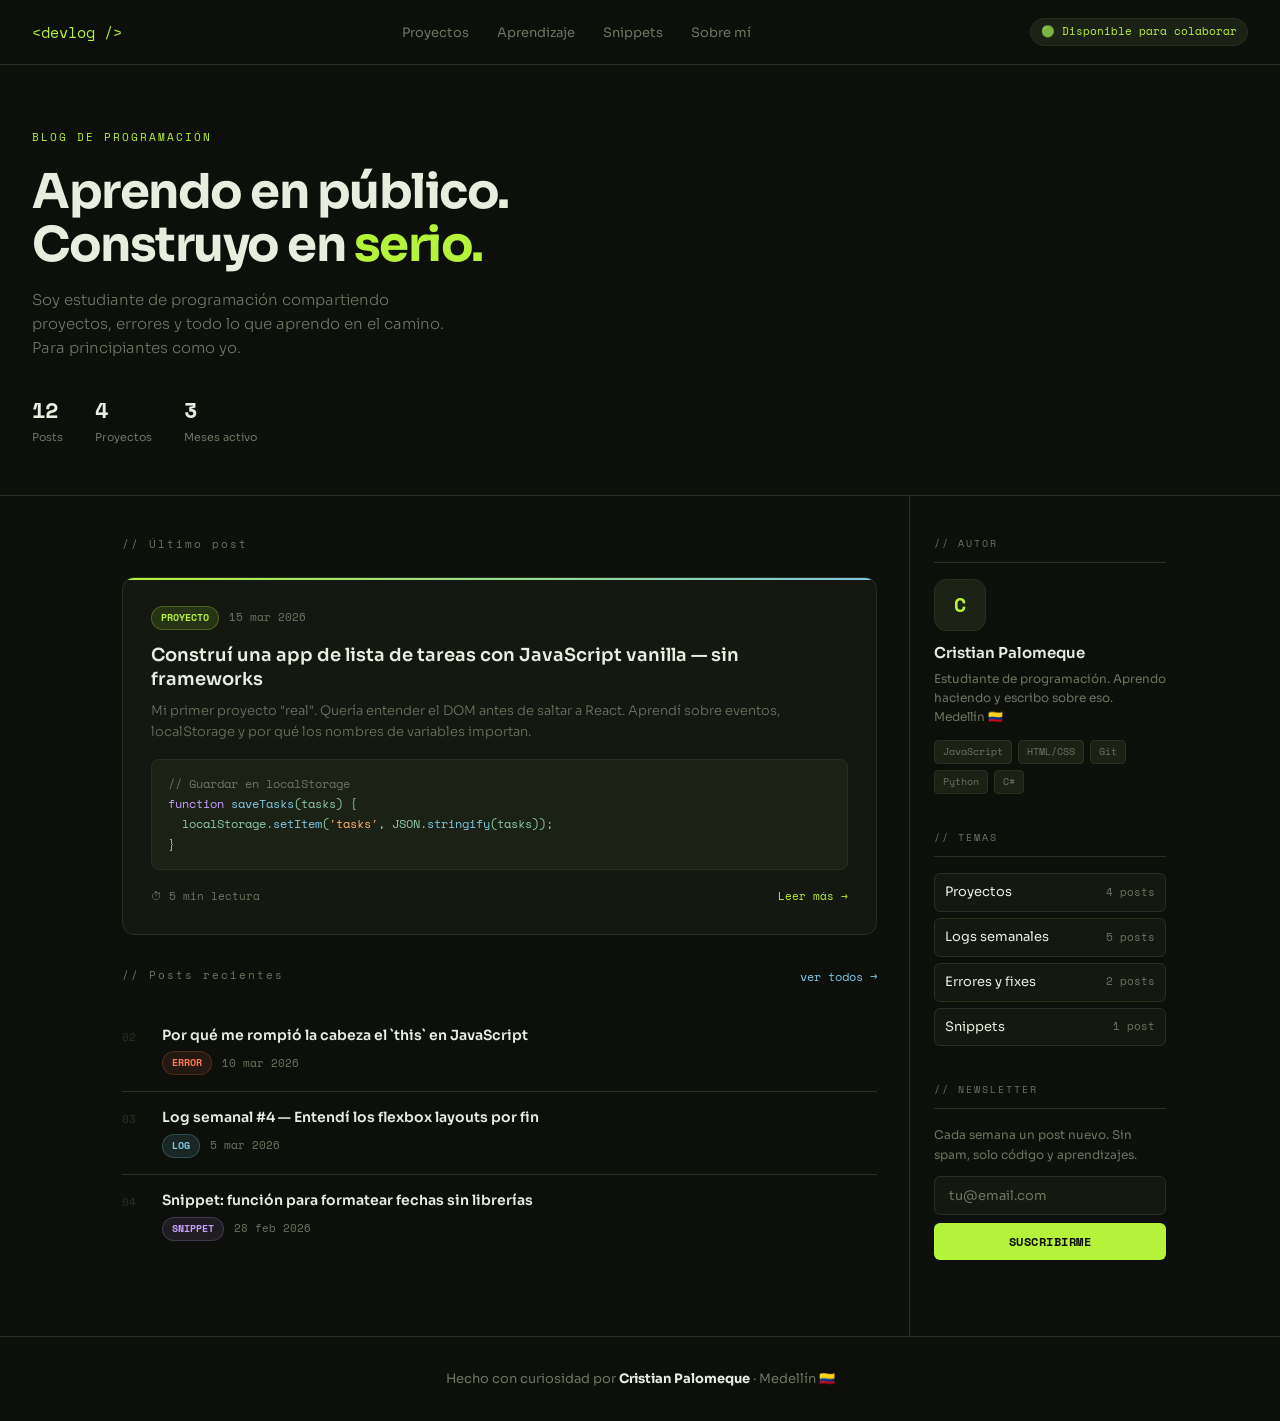
<file: index.html>
<!DOCTYPE html>
<html lang="es">
<head>
  <meta charset="UTF-8">
  <meta name="viewport" content="width=device-width, initial-scale=1.0">
  <title>Cristian Palomeque — Blog de programación</title>
  <link href="https://fonts.googleapis.com/css2?family=Space+Mono:wght@400;700&family=Sora:wght@300;400;600;700&display=swap" rel="stylesheet">
  <link rel="stylesheet" href="css/style.css">
</head>
<body>

  <nav>
    <div class="logo">&lt;devlog /&gt;</div>
    <ul>
      <li><a href="#proyectos">Proyectos</a></li>
      <li><a href="#aprendizaje">Aprendizaje</a></li>
      <li><a href="snippets.html">Snippets</a></li>
      <li><a href="about.html">Sobre mí</a></li>
    </ul>
    <span class="badge">🟢 Disponible para colaborar</span>
  </nav>

  <section class="hero">
    <span class="hero-tag">Blog de programación</span>
    <h1>Aprendo en público.<br>Construyo en <em>serio.</em></h1>
    <p>Soy estudiante de programación compartiendo proyectos, errores y todo lo que aprendo en el camino. Para principiantes como yo.</p>
    <div class="stats">
      <div class="stat"><span class="num">12</span><span class="label">Posts</span></div>
      <div class="stat"><span class="num">4</span><span class="label">Proyectos</span></div>
      <div class="stat"><span class="num">3</span><span class="label">Meses activo</span></div>
    </div>
  </section>

  <div class="main">

    <section class="feed">

      <div class="section-header" id="proyectos">
        <span class="section-title">// Último post</span>
      </div>

      <div class="post-featured">
        <div class="post-meta">
          <span class="tag tag-proyecto">PROYECTO</span>
          <span class="fecha">15 mar 2026</span>
        </div>
        <h2>Construí una app de lista de tareas con JavaScript vanilla — sin frameworks</h2>
        <p>Mi primer proyecto "real". Quería entender el DOM antes de saltar a React. Aprendí sobre eventos, localStorage y por qué los nombres de variables importan.</p>
        <div class="code-peek">
          <span class="cm">// Guardar en localStorage</span><br>
          <span class="kw">function</span> <span class="fn">saveTasks</span>(tasks) {<br>
          &nbsp;&nbsp;localStorage.<span class="fn">setItem</span>(<span class="st">'tasks'</span>, JSON.<span class="fn">stringify</span>(tasks));<br>
          }
        </div>
        <div class="post-footer">
          <span class="read-time">⏱ 5 min lectura</span>
          <a href="posts/mi-proyecto-javascript.html" class="leer-mas">Leer más →</a>
        </div>
      </div>

      <div class="section-header" style="margin-top: 32px;" id="Aprendizaje">
        <span class="section-title">// Posts recientes</span>
        <a href="#" class="ver-todos">ver todos →</a>
      </div>

      <div class="post-list">
        <div class="post-item">
          <span class="post-num">02</span>
          <div class="post-info">
            <h3>Por qué me rompió la cabeza el `this` en JavaScript</h3>
            <div class="post-item-meta">
              <span class="tag tag-error">ERROR</span>
              <span class="fecha">10 mar 2026</span>
            </div>
          </div>
        </div>
        <div class="post-item">
          <span class="post-num">03</span>
          <div class="post-info">
            <h3>Log semanal #4 — Entendí los flexbox layouts por fin</h3>
            <div class="post-item-meta">
              <span class="tag tag-log">LOG</span>
              <span class="fecha">5 mar 2026</span>
            </div>
          </div>
        </div>
        <div class="post-item">
          <span class="post-num">04</span>
          <div class="post-info">
            <h3>Snippet: función para formatear fechas sin librerías</h3>
            <div class="post-item-meta">
              <span class="tag tag-snippet">SNIPPET</span>
              <span class="fecha">28 feb 2026</span>
            </div>
          </div>
        </div>
      </div>

    </section>

    <aside class="sidebar">

      <div class="sidebar-block" id="sobre-mi">
        <div class="sidebar-title">// autor</div>
        <div class="profile">
          <div class="avatar">C</div>
          <div>
            <div class="profile-name">Cristian Palomeque</div>
            <p class="profile-desc">Estudiante de programación. Aprendo haciendo y escribo sobre eso. Medellín 🇨🇴</p>
          </div>
          <div class="stack">
            <span class="pill">JavaScript</span>
            <span class="pill">HTML/CSS</span>
            <span class="pill">Git</span>
            <span class="pill">Python</span>
            <span class="pill">C#</span>
          </div>
        </div>
      </div>

      <div class="sidebar-block">
        <div class="sidebar-title">// temas</div>
        <div class="topics">
          <div class="topic"><span>Proyectos</span><span class="count">4 posts</span></div>
          <div class="topic"><span>Logs semanales</span><span class="count">5 posts</span></div>
          <div class="topic"><span>Errores y fixes</span><span class="count">2 posts</span></div>
          <div class="topic"><span>Snippets</span><span class="count">1 post</span></div>
        </div>
      </div>

      <div class="sidebar-block">
        <div class="sidebar-title">// newsletter</div>
        <p class="nl-text">Cada semana un post nuevo. Sin spam, solo código y aprendizajes.</p>
        <div class="nl-form">
          <input type="email" placeholder="tu@email.com" class="nl-input">
          <button class="nl-btn">SUSCRIBIRME</button>
        </div>
      </div>

    </aside>
  </div>

  <footer>
    <p>Hecho con curiosidad por <strong>Cristian Palomeque</strong> · Medellín 🇨🇴</p>
  </footer>

  <script src="js/main.js"></script>
  <script src="js/utils.js"></script>
</body>
</html>
</file>
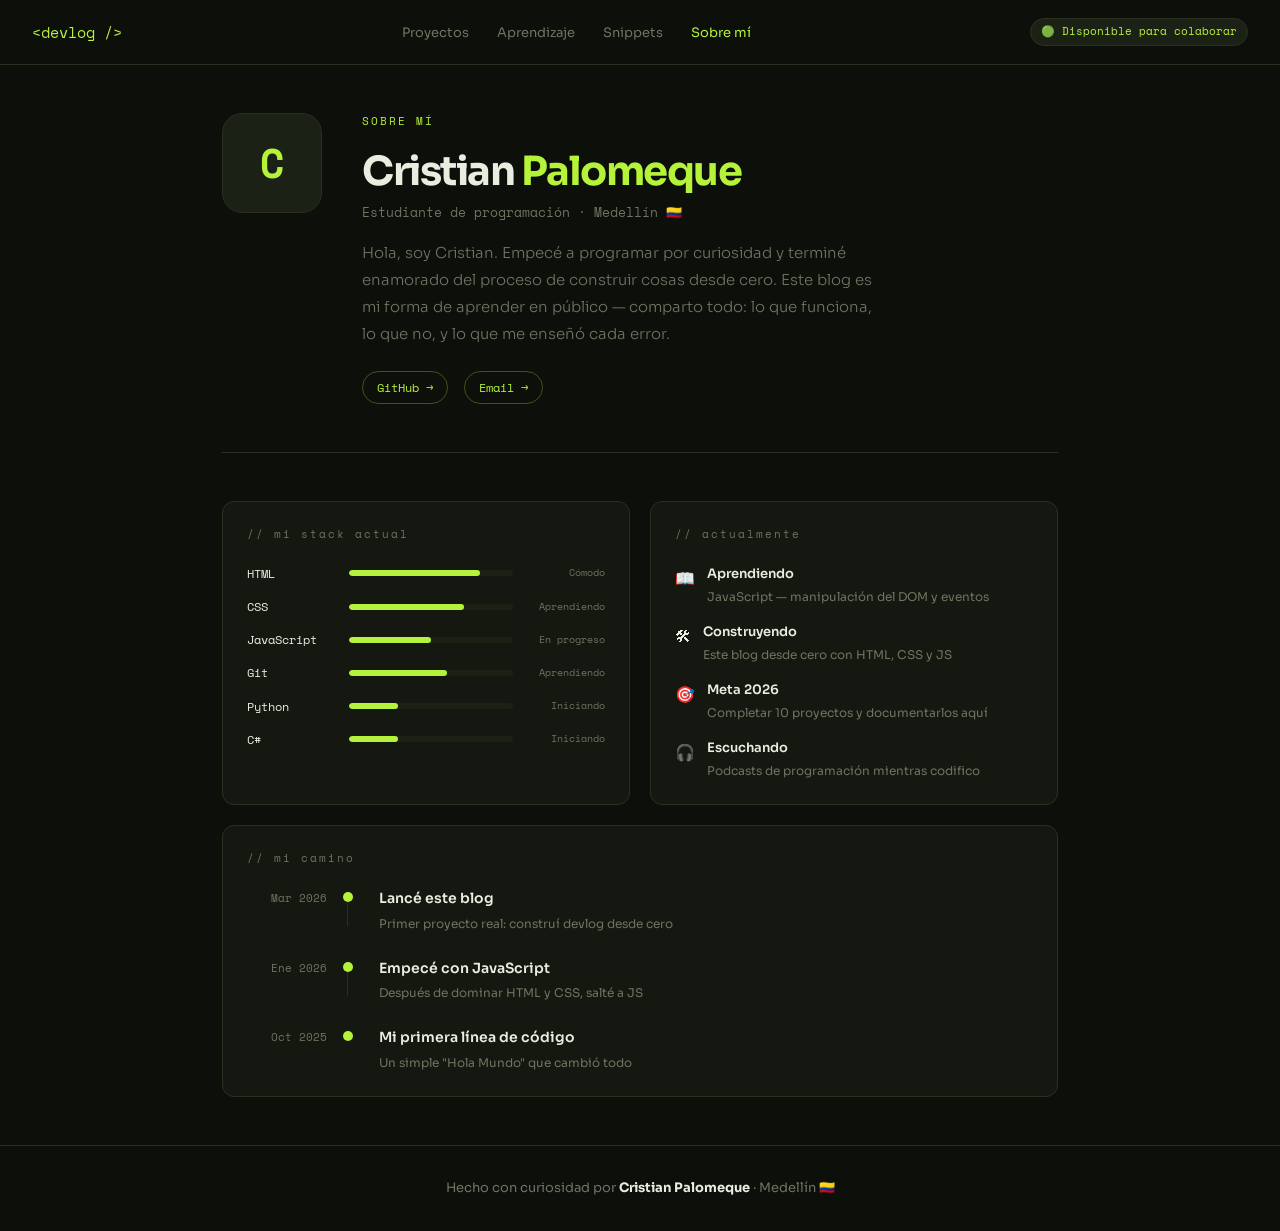
<file: about.html>
<!DOCTYPE html>
<html lang="es">
<head>
  <meta charset="UTF-8">
  <meta name="viewport" content="width=device-width, initial-scale=1.0">
  <title>Sobre mí — Cristian Palomeque</title>
  <link href="https://fonts.googleapis.com/css2?family=Space+Mono:wght@400;700&family=Sora:wght@300;400;600;700&display=swap" rel="stylesheet">
  <link rel="stylesheet" href="css/style.css">
  <link rel="stylesheet" href="css/about.css">
</head>
<body>

  <nav>
    <div class="logo"><a href="index.html">&lt;devlog /&gt;</a></div>
    <ul>
      <li><a href="index.html#proyectos">Proyectos</a></li>
      <li><a href="index.html#aprendizaje">Aprendizaje</a></li>
      <li><a href="index.html#snippets">Snippets</a></li>
      <li><a href="about.html" class="active">Sobre mí</a></li>
    </ul>
    <span class="badge">🟢 Disponible para colaborar</span>
  </nav>

  <div class="about-wrapper">

    <!-- PERFIL -->
    <section class="about-hero">
      <div class="about-avatar">C</div>
      <div class="about-intro">
        <span class="hero-tag">Sobre mí</span>
        <h1>Cristian <em>Palomeque</em></h1>
        <p class="about-role">Estudiante de programación · Medellín 🇨🇴</p>
        <p class="about-bio">
          Hola, soy Cristian. Empecé a programar por curiosidad y terminé enamorado del proceso de construir cosas desde cero. Este blog es mi forma de aprender en público — comparto todo: lo que funciona, lo que no, y lo que me enseñó cada error.
        </p>
        <div class="about-links">
          <a href="https://github.com/Ibarguen10" target="_blank" class="about-link">GitHub →</a>
          <a href="mailto:cp251812@gmail.com" class="about-link">Email →</a>
        </div>
      </div>
    </section>

    <div class="about-grid">

      <!-- STACK -->
      <section class="about-card">
        <div class="card-title">// mi stack actual</div>
        <div class="stack-list">
          <div class="stack-item">
            <span class="stack-name">HTML</span>
            <div class="stack-bar"><div class="stack-fill" style="width: 80%"></div></div>
            <span class="stack-level">Cómodo</span>
          </div>
          <div class="stack-item">
            <span class="stack-name">CSS</span>
            <div class="stack-bar"><div class="stack-fill" style="width: 70%"></div></div>
            <span class="stack-level">Aprendiendo</span>
          </div>
          <div class="stack-item">
            <span class="stack-name">JavaScript</span>
            <div class="stack-bar"><div class="stack-fill" style="width: 50%"></div></div>
            <span class="stack-level">En progreso</span>
          </div>
          <div class="stack-item">
            <span class="stack-name">Git</span>
            <div class="stack-bar"><div class="stack-fill" style="width: 60%"></div></div>
            <span class="stack-level">Aprendiendo</span>
          </div>
          <div class="stack-item">
            <span class="stack-name">Python</span>
            <div class="stack-bar"><div class="stack-fill" style="width: 30%"></div></div>
            <span class="stack-level">Iniciando</span>
          </div>
          <div class="stack-item">
            <span class="stack-name">C#</span>
            <div class="stack-bar"><div class="stack-fill" style="width: 30%"></div></div>
            <span class="stack-level">Iniciando</span>
          </div>
        </div>
      </section>

      <!-- ACTUALMENTE -->
      <section class="about-card">
        <div class="card-title">// actualmente</div>
        <ul class="now-list">
          <li>
            <span class="now-icon">📖</span>
            <div>
              <strong>Aprendiendo</strong>
              <p>JavaScript — manipulación del DOM y eventos</p>
            </div>
          </li>
          <li>
            <span class="now-icon">🛠</span>
            <div>
              <strong>Construyendo</strong>
              <p>Este blog desde cero con HTML, CSS y JS</p>
            </div>
          </li>
          <li>
            <span class="now-icon">🎯</span>
            <div>
              <strong>Meta 2026</strong>
              <p>Completar 10 proyectos y documentarlos aquí</p>
            </div>
          </li>
          <li>
            <span class="now-icon">🎧</span>
            <div>
              <strong>Escuchando</strong>
              <p>Podcasts de programación mientras codifico</p>
            </div>
          </li>
        </ul>
      </section>

      <!-- LÍNEA DE TIEMPO -->
      <section class="about-card about-card-wide">
        <div class="card-title">// mi camino</div>
        <div class="timeline">
          <div class="tl-item">
            <span class="tl-date">Mar 2026</span>
            <div class="tl-dot"></div>
            <div class="tl-content">
              <strong>Lancé este blog</strong>
              <p>Primer proyecto real: construí devlog desde cero</p>
            </div>
          </div>
          <div class="tl-item">
            <span class="tl-date">Ene 2026</span>
            <div class="tl-dot"></div>
            <div class="tl-content">
              <strong>Empecé con JavaScript</strong>
              <p>Después de dominar HTML y CSS, salté a JS</p>
            </div>
          </div>
          <div class="tl-item">
            <span class="tl-date">Oct 2025</span>
            <div class="tl-dot"></div>
            <div class="tl-content">
              <strong>Mi primera línea de código</strong>
              <p>Un simple "Hola Mundo" que cambió todo</p>
            </div>
          </div>
        </div>
      </section>

    </div>
  </div>

  <footer>
    <p>Hecho con curiosidad por <strong>Cristian Palomeque</strong> · Medellín 🇨🇴</p>
  </footer>

  <script src="js/main.js"></script>
  <script src="js/utils.js"></script>
</body>
</html>
</file>
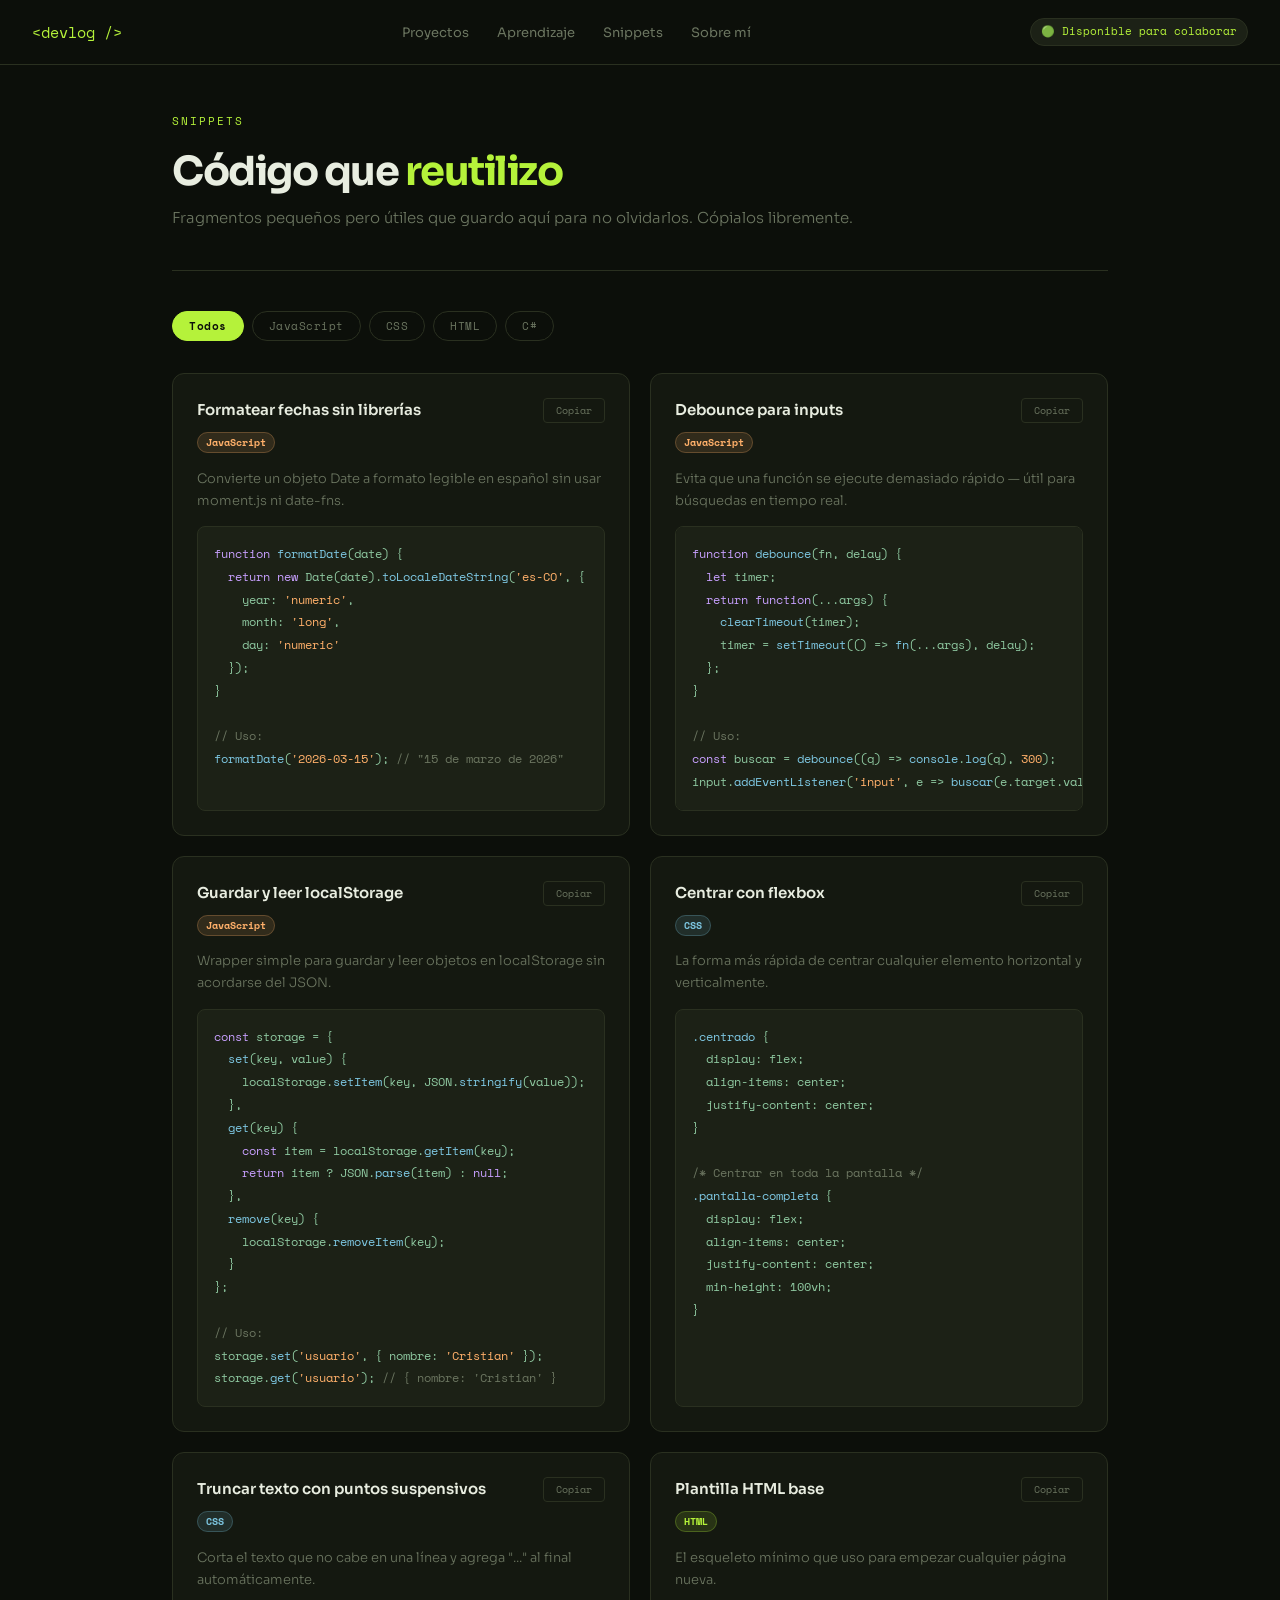
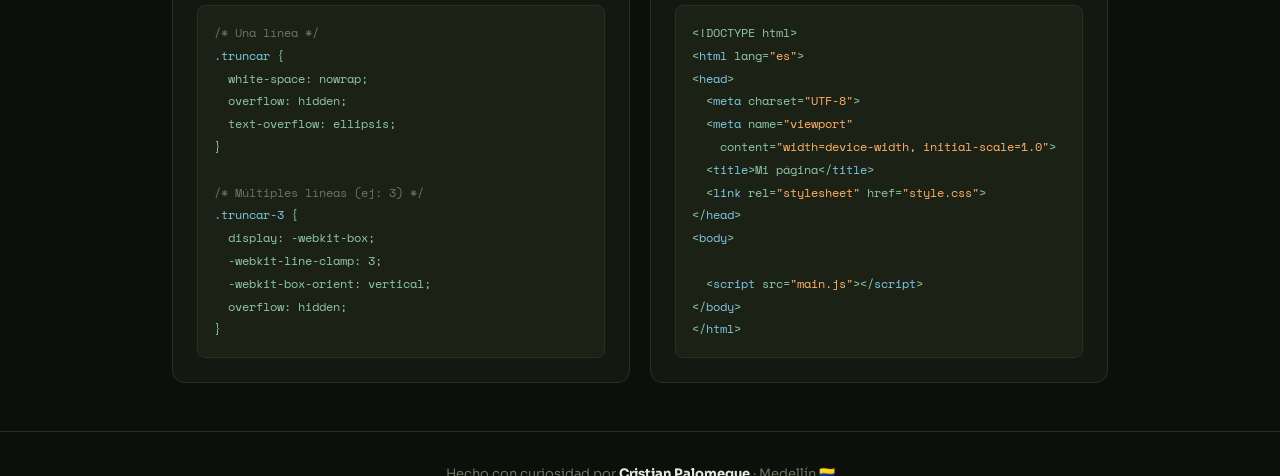
<file: snippets.html>
<!DOCTYPE html>
<html lang="es">
<head>
  <meta charset="UTF-8">
  <meta name="viewport" content="width=device-width, initial-scale=1.0">
  <title>Snippets — Cristian Palomeque</title>
  <link href="https://fonts.googleapis.com/css2?family=Space+Mono:wght@400;700&family=Sora:wght@300;400;600;700&display=swap" rel="stylesheet">
  <link rel="stylesheet" href="css/style.css">
  <link rel="stylesheet" href="css/snippets.css">
</head>
<body>

  <nav>
    <div class="logo">&lt;devlog /&gt;</div>
    <ul>
      <li><a href="index.html#proyectos">Proyectos</a></li>
      <li><a href="index.html#aprendizaje">Aprendizaje</a></li>
      <li><a href="snippets.html" class="active">Snippets</a></li>
      <li><a href="about.html">Sobre mí</a></li>
    </ul>
    <span class="badge">🟢 Disponible para colaborar</span>
  </nav>

  <div class="snippets-wrapper">

    <!-- HEADER -->
    <div class="snippets-header">
      <span class="hero-tag">Snippets</span>
      <h1>Código que <em>reutilizo</em></h1>
      <p>Fragmentos pequeños pero útiles que guardo aquí para no olvidarlos. Cópialos libremente.</p>
    </div>

    <!-- FILTROS -->
    <div class="filtros">
      <button class="filtro active" data-filtro="todos">Todos</button>
      <button class="filtro" data-filtro="javascript">JavaScript</button>
      <button class="filtro" data-filtro="css">CSS</button>
      <button class="filtro" data-filtro="html">HTML</button>
      <button class="filtro" data-filtro="c#">C#</button>
    </div>

    <!-- GRID DE SNIPPETS -->
    <div class="snippets-grid">

      <div class="snippet-card" data-categoria="javascript">
        <div class="snippet-header">
          <div>
            <span class="snippet-titulo">Formatear fechas sin librerías</span>
            <span class="snippet-lang lang-js">JavaScript</span>
          </div>
          <button class="copy-btn" onclick="copySnippet(this)">Copiar</button>
        </div>
        <p class="snippet-desc">Convierte un objeto Date a formato legible en español sin usar moment.js ni date-fns.</p>
        <pre class="snippet-code"><code><span class="kw">function</span> <span class="fn">formatDate</span>(date) {
  <span class="kw">return new</span> Date(date).<span class="fn">toLocaleDateString</span>(<span class="st">'es-CO'</span>, {
    year: <span class="st">'numeric'</span>,
    month: <span class="st">'long'</span>,
    day: <span class="st">'numeric'</span>
  });
}

<span class="cm">// Uso:</span>
<span class="fn">formatDate</span>(<span class="st">'2026-03-15'</span>); <span class="cm">// "15 de marzo de 2026"</span></code></pre>
      </div>

      <div class="snippet-card" data-categoria="javascript">
        <div class="snippet-header">
          <div>
            <span class="snippet-titulo">Debounce para inputs</span>
            <span class="snippet-lang lang-js">JavaScript</span>
          </div>
          <button class="copy-btn" onclick="copySnippet(this)">Copiar</button>
        </div>
        <p class="snippet-desc">Evita que una función se ejecute demasiado rápido — útil para búsquedas en tiempo real.</p>
        <pre class="snippet-code"><code><span class="kw">function</span> <span class="fn">debounce</span>(fn, delay) {
  <span class="kw">let</span> timer;
  <span class="kw">return function</span>(...args) {
    <span class="fn">clearTimeout</span>(timer);
    timer = <span class="fn">setTimeout</span>(() => <span class="fn">fn</span>(...args), delay);
  };
}

<span class="cm">// Uso:</span>
<span class="kw">const</span> buscar = <span class="fn">debounce</span>((q) => <span class="fn">console</span>.<span class="fn">log</span>(q), <span class="st">300</span>);
input.<span class="fn">addEventListener</span>(<span class="st">'input'</span>, e => <span class="fn">buscar</span>(e.target.value));</code></pre>
      </div>

      <div class="snippet-card" data-categoria="javascript">
        <div class="snippet-header">
          <div>
            <span class="snippet-titulo">Guardar y leer localStorage</span>
            <span class="snippet-lang lang-js">JavaScript</span>
          </div>
          <button class="copy-btn" onclick="copySnippet(this)">Copiar</button>
        </div>
        <p class="snippet-desc">Wrapper simple para guardar y leer objetos en localStorage sin acordarse del JSON.</p>
        <pre class="snippet-code"><code><span class="kw">const</span> storage = {
  <span class="fn">set</span>(key, value) {
    localStorage.<span class="fn">setItem</span>(key, JSON.<span class="fn">stringify</span>(value));
  },
  <span class="fn">get</span>(key) {
    <span class="kw">const</span> item = localStorage.<span class="fn">getItem</span>(key);
    <span class="kw">return</span> item ? JSON.<span class="fn">parse</span>(item) : <span class="kw">null</span>;
  },
  <span class="fn">remove</span>(key) {
    localStorage.<span class="fn">removeItem</span>(key);
  }
};

<span class="cm">// Uso:</span>
storage.<span class="fn">set</span>(<span class="st">'usuario'</span>, { nombre: <span class="st">'Cristian'</span> });
storage.<span class="fn">get</span>(<span class="st">'usuario'</span>); <span class="cm">// { nombre: 'Cristian' }</span></code></pre>
      </div>

      <div class="snippet-card" data-categoria="css">
        <div class="snippet-header">
          <div>
            <span class="snippet-titulo">Centrar con flexbox</span>
            <span class="snippet-lang lang-css">CSS</span>
          </div>
          <button class="copy-btn" onclick="copySnippet(this)">Copiar</button>
        </div>
        <p class="snippet-desc">La forma más rápida de centrar cualquier elemento horizontal y verticalmente.</p>
        <pre class="snippet-code"><code><span class="fn">.centrado</span> {
  display: flex;
  align-items: center;
  justify-content: center;
}

<span class="cm">/* Centrar en toda la pantalla */</span>
<span class="fn">.pantalla-completa</span> {
  display: flex;
  align-items: center;
  justify-content: center;
  min-height: 100vh;
}</code></pre>
      </div>

      <div class="snippet-card" data-categoria="css">
        <div class="snippet-header">
          <div>
            <span class="snippet-titulo">Truncar texto con puntos suspensivos</span>
            <span class="snippet-lang lang-css">CSS</span>
          </div>
          <button class="copy-btn" onclick="copySnippet(this)">Copiar</button>
        </div>
        <p class="snippet-desc">Corta el texto que no cabe en una línea y agrega "..." al final automáticamente.</p>
        <pre class="snippet-code"><code><span class="cm">/* Una línea */</span>
<span class="fn">.truncar</span> {
  white-space: nowrap;
  overflow: hidden;
  text-overflow: ellipsis;
}

<span class="cm">/* Múltiples líneas (ej: 3) */</span>
<span class="fn">.truncar-3</span> {
  display: -webkit-box;
  -webkit-line-clamp: 3;
  -webkit-box-orient: vertical;
  overflow: hidden;
}</code></pre>
      </div>

      <div class="snippet-card" data-categoria="html">
        <div class="snippet-header">
          <div>
            <span class="snippet-titulo">Plantilla HTML base</span>
            <span class="snippet-lang lang-html">HTML</span>
          </div>
          <button class="copy-btn" onclick="copySnippet(this)">Copiar</button>
        </div>
        <p class="snippet-desc">El esqueleto mínimo que uso para empezar cualquier página nueva.</p>
        <pre class="snippet-code"><code>&lt;!DOCTYPE html&gt;
&lt;<span class="fn">html</span> lang=<span class="st">"es"</span>&gt;
&lt;<span class="fn">head</span>&gt;
  &lt;<span class="fn">meta</span> charset=<span class="st">"UTF-8"</span>&gt;
  &lt;<span class="fn">meta</span> name=<span class="st">"viewport"</span>
    content=<span class="st">"width=device-width, initial-scale=1.0"</span>&gt;
  &lt;<span class="fn">title</span>&gt;Mi página&lt;/<span class="fn">title</span>&gt;
  &lt;<span class="fn">link</span> rel=<span class="st">"stylesheet"</span> href=<span class="st">"style.css"</span>&gt;
&lt;/<span class="fn">head</span>&gt;
&lt;<span class="fn">body</span>&gt;

  &lt;<span class="fn">script</span> src=<span class="st">"main.js"</span>&gt;&lt;/<span class="fn">script</span>&gt;
&lt;/<span class="fn">body</span>&gt;
&lt;/<span class="fn">html</span>&gt;</code></pre>
      </div>

    </div>
  </div>

  <footer>
    <p>Hecho con curiosidad por <strong>Cristian Palomeque</strong> · Medellín 🇨🇴</p>
  </footer>

  <script src="js/main.js"></script>
  <script src="js/utils.js"></script>
  <script>
    // Copiar snippet
    function copySnippet(btn) {
      const code = btn.closest('.snippet-card').querySelector('code').innerText;
      navigator.clipboard.writeText(code);
      btn.textContent = '¡Copiado!';
      btn.classList.add('copiado');
      setTimeout(() => {
        btn.textContent = 'Copiar';
        btn.classList.remove('copiado');
      }, 2000);
    }

    // Filtrar por categoría
    const filtros = document.querySelectorAll('.filtro');
    const cards = document.querySelectorAll('.snippet-card');

    filtros.forEach(btn => {
      btn.addEventListener('click', () => {
        filtros.forEach(f => f.classList.remove('active'));
        btn.classList.add('active');

        const filtro = btn.dataset.filtro;
        cards.forEach(card => {
          if (filtro === 'todos' || card.dataset.categoria === filtro) {
            card.style.display = 'flex';
          } else {
            card.style.display = 'none';
          }
        });
      });
    });
  </script>
</body>
</html>
</file>
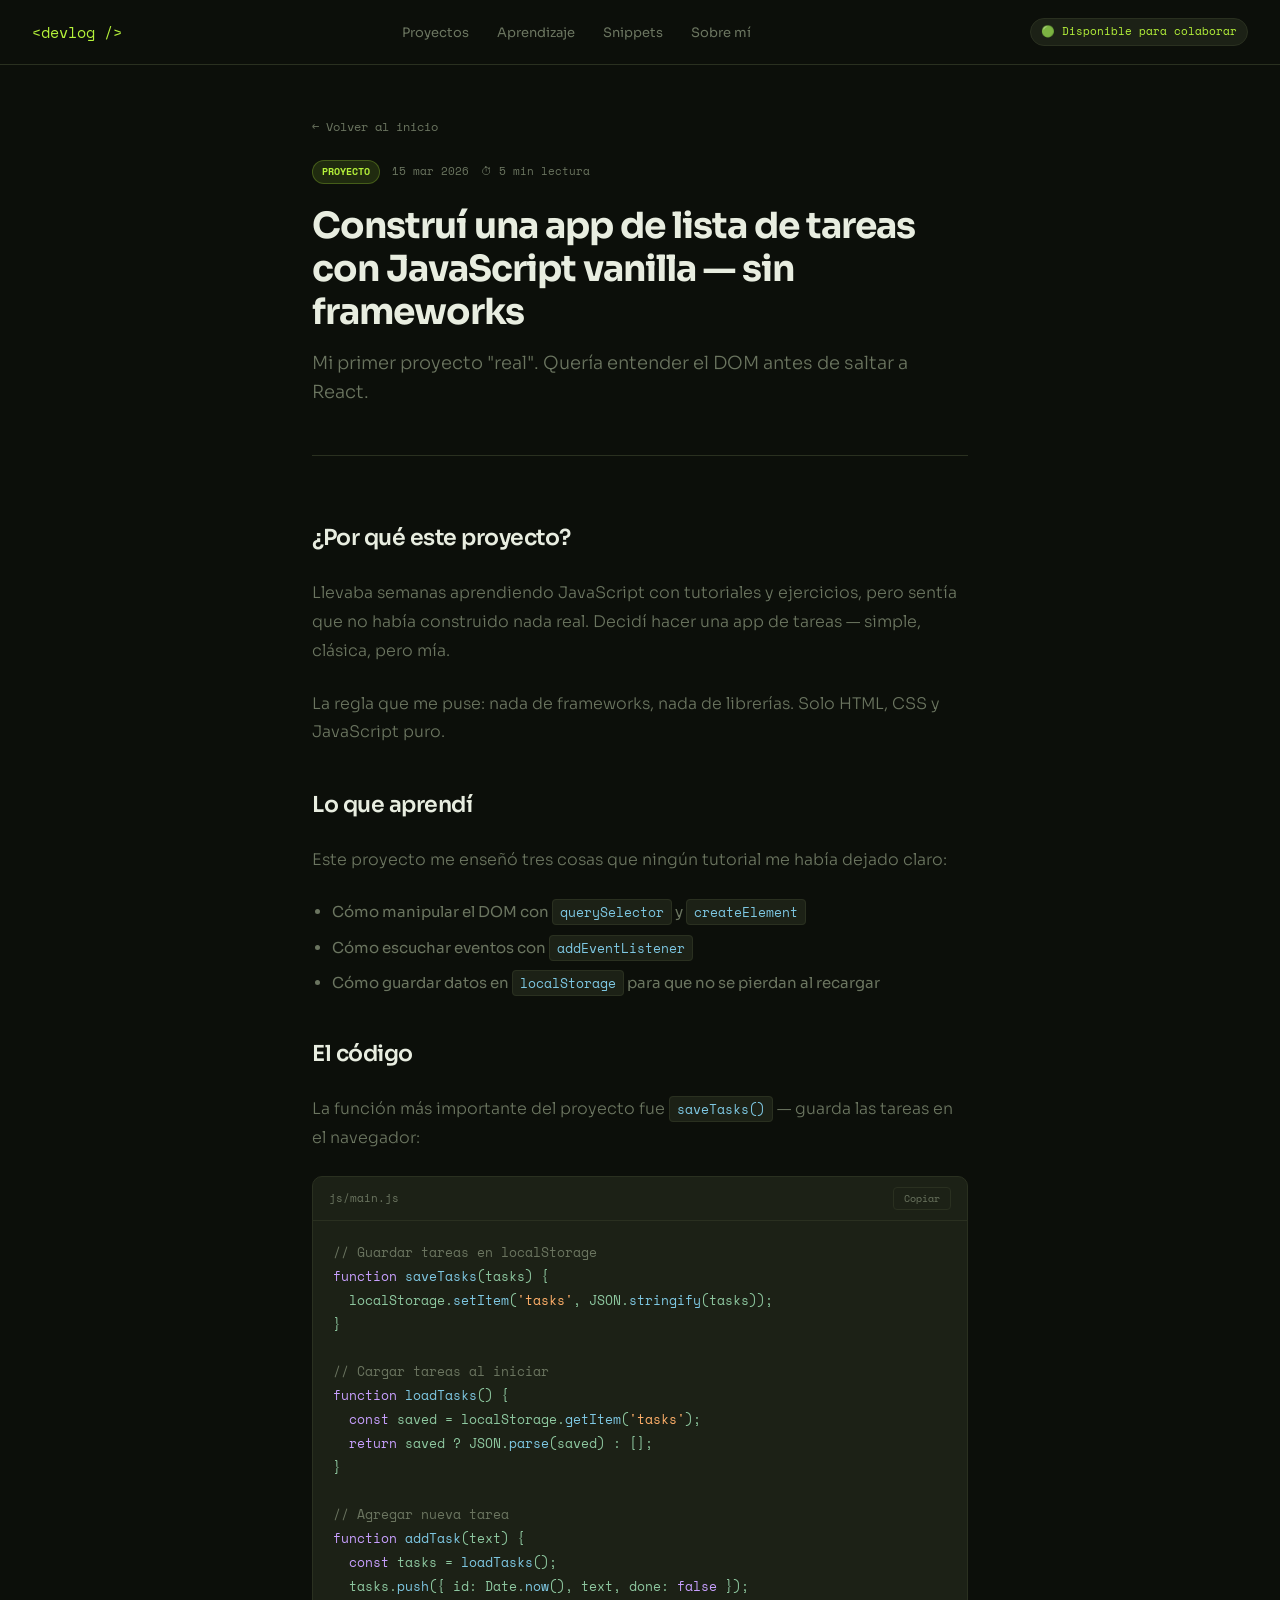
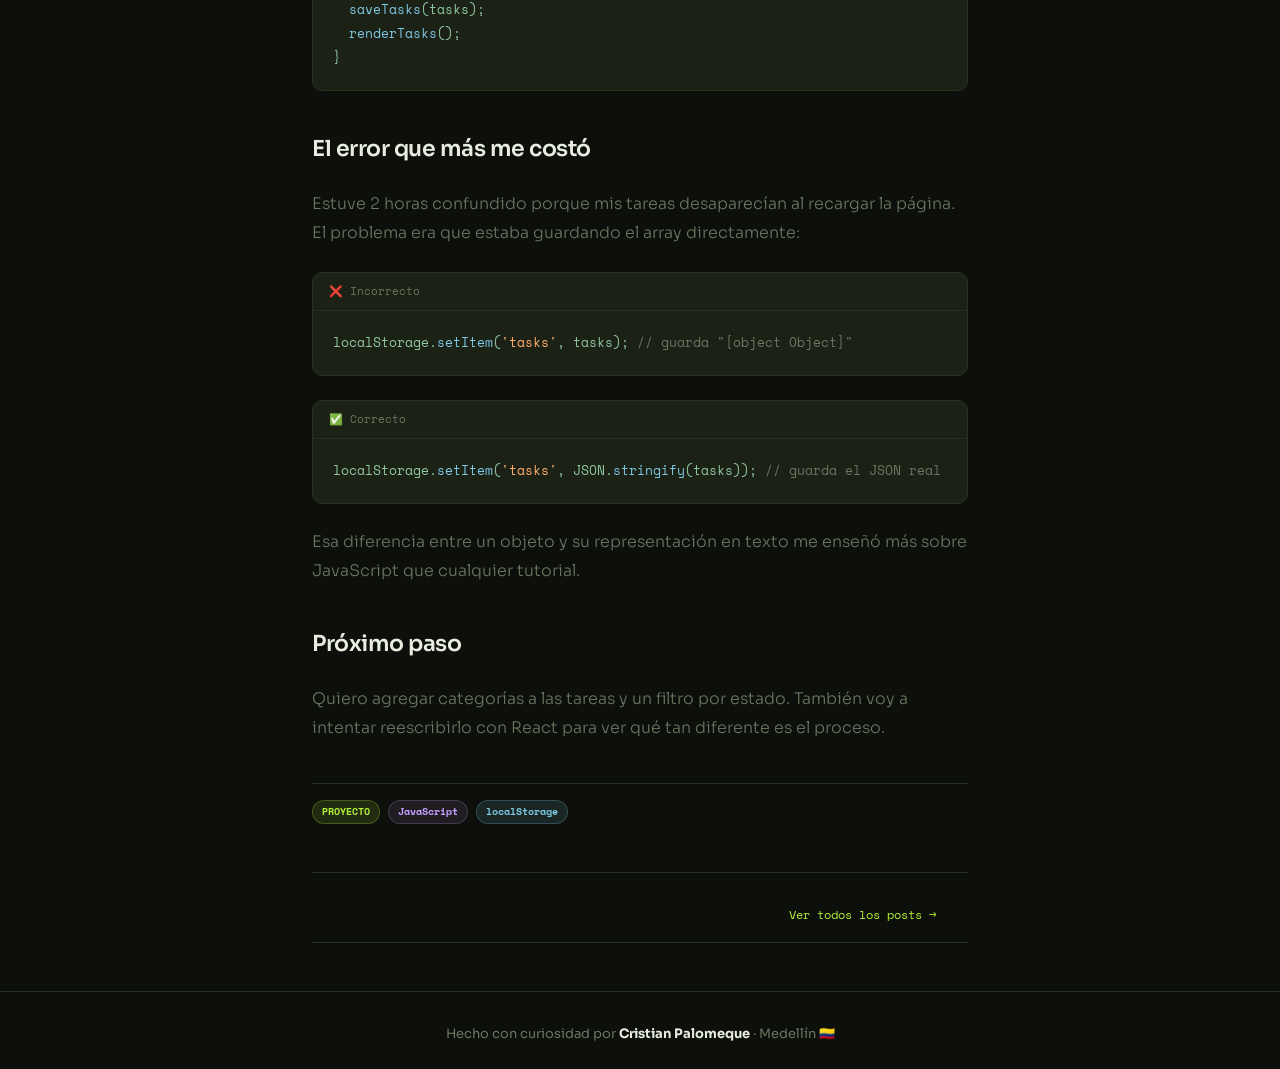
<file: posts/mi-proyecto-javascript.html>
<!DOCTYPE html>
<html lang="es">
<head>
  <meta charset="UTF-8">
  <meta name="viewport" content="width=device-width, initial-scale=1.0">
  <title>App de tareas con JavaScript vanilla — Cristian Palomeque</title>
  <link href="https://fonts.googleapis.com/css2?family=Space+Mono:wght@400;700&family=Sora:wght@300;400;600;700&display=swap" rel="stylesheet">
  <link rel="stylesheet" href="../css/style.css">
  <link rel="stylesheet" href="../css/post.css">
</head>
<body>

  <nav>
    <div class="logo">&lt;devlog /&gt;</div>
    <ul>
      <li><a href="../index.html#proyectos">Proyectos</a></li>
      <li><a href="../index.html#aprendizaje">Aprendizaje</a></li>
      <li><a href="../index.html#snippets">Snippets</a></li>
      <li><a href="../about.html">Sobre mí</a></li>
    </ul>
    <span class="badge">🟢 Disponible para colaborar</span>
  </nav>

  <article class="post-wrapper">

    <!-- CABECERA -->
    <header class="post-header">
      <a href="../index.html" class="post-back">← Volver al inicio</a>
      <div class="post-meta">
        <span class="tag tag-proyecto">PROYECTO</span>
        <span class="fecha">15 mar 2026</span>
        <span class="read-time">⏱ 5 min lectura</span>
      </div>
      <h1>Construí una app de lista de tareas con JavaScript vanilla — sin frameworks</h1>
      <p class="post-subtitle">Mi primer proyecto "real". Quería entender el DOM antes de saltar a React.</p>
    </header>

    <!-- CONTENIDO -->
    <div class="post-content">

      <h2>¿Por qué este proyecto?</h2>
      <p>Llevaba semanas aprendiendo JavaScript con tutoriales y ejercicios, pero sentía que no había construido nada real. Decidí hacer una app de tareas — simple, clásica, pero mía.</p>
      <p>La regla que me puse: nada de frameworks, nada de librerías. Solo HTML, CSS y JavaScript puro.</p>

      <h2>Lo que aprendí</h2>
      <p>Este proyecto me enseñó tres cosas que ningún tutorial me había dejado claro:</p>

      <ul>
        <li>Cómo manipular el DOM con <code>querySelector</code> y <code>createElement</code></li>
        <li>Cómo escuchar eventos con <code>addEventListener</code></li>
        <li>Cómo guardar datos en <code>localStorage</code> para que no se pierdan al recargar</li>
      </ul>

      <h2>El código</h2>
      <p>La función más importante del proyecto fue <code>saveTasks()</code> — guarda las tareas en el navegador:</p>

      <div class="code-block">
        <div class="code-header">
          <span>js/main.js</span>
          <button class="copy-btn" onclick="copyCode(this)">Copiar</button>
        </div>
        <pre><code><span class="cm">// Guardar tareas en localStorage</span>
<span class="kw">function</span> <span class="fn">saveTasks</span>(tasks) {
  localStorage.<span class="fn">setItem</span>(<span class="st">'tasks'</span>, JSON.<span class="fn">stringify</span>(tasks));
}

<span class="cm">// Cargar tareas al iniciar</span>
<span class="kw">function</span> <span class="fn">loadTasks</span>() {
  <span class="kw">const</span> saved = localStorage.<span class="fn">getItem</span>(<span class="st">'tasks'</span>);
  <span class="kw">return</span> saved ? JSON.<span class="fn">parse</span>(saved) : [];
}

<span class="cm">// Agregar nueva tarea</span>
<span class="kw">function</span> <span class="fn">addTask</span>(text) {
  <span class="kw">const</span> tasks = <span class="fn">loadTasks</span>();
  tasks.<span class="fn">push</span>({ id: Date.<span class="fn">now</span>(), text, done: <span class="kw">false</span> });
  <span class="fn">saveTasks</span>(tasks);
  <span class="fn">renderTasks</span>();
}</code></pre>
      </div>

      <h2>El error que más me costó</h2>
      <p>Estuve 2 horas confundido porque mis tareas desaparecían al recargar la página. El problema era que estaba guardando el array directamente:</p>

      <div class="code-block">
        <div class="code-header">
          <span>❌ Incorrecto</span>
        </div>
        <pre><code>localStorage.<span class="fn">setItem</span>(<span class="st">'tasks'</span>, tasks); <span class="cm">// guarda "[object Object]"</span></code></pre>
      </div>

      <div class="code-block">
        <div class="code-header">
          <span>✅ Correcto</span>
        </div>
        <pre><code>localStorage.<span class="fn">setItem</span>(<span class="st">'tasks'</span>, JSON.<span class="fn">stringify</span>(tasks)); <span class="cm">// guarda el JSON real</span></code></pre>
      </div>

      <p>Esa diferencia entre un objeto y su representación en texto me enseñó más sobre JavaScript que cualquier tutorial.</p>

      <h2>Próximo paso</h2>
      <p>Quiero agregar categorías a las tareas y un filtro por estado. También voy a intentar reescribirlo con React para ver qué tan diferente es el proceso.</p>

      <div class="post-tags">
        <span class="tag tag-proyecto">PROYECTO</span>
        <span class="tag tag-snippet">JavaScript</span>
        <span class="tag tag-log">localStorage</span>
      </div>

    </div>

    <!-- NAVEGACIÓN ENTRE POSTS -->
    <nav class="post-nav">
      <span></span>
      <a href="../index.html" class="post-nav-link">Ver todos los posts →</a>
    </nav>

  </article>

  <footer>
    <p>Hecho con curiosidad por <strong>Cristian Palomeque</strong> · Medellín 🇨🇴</p>
  </footer>

  <script src="../js/main.js"></script>
  <script src="../js/utils.js"></script>
  <script>
    function copyCode(btn) {
      const code = btn.closest('.code-block').querySelector('code').innerText;
      navigator.clipboard.writeText(code);
      btn.textContent = '¡Copiado!';
      setTimeout(() => btn.textContent = 'Copiar', 2000);
    }
  </script>
</body>
</html>
</file>
<file: css/style.css>
*, *::before, *::after {
  box-sizing: border-box;
  margin: 0;
  padding: 0;
}

html {
  scroll-behavior: smooth;
}

:root {
  --bg: #0c0f0a;
  --surface: #141810;
  --surface2: #1c2116;
  --accent: #b5f23a;
  --accent2: #7ec8e3;
  --text: #e8ede0;
  --muted: #6b7560;
  --border: #2a3020;
  --mono: 'Space Mono', monospace;
  --sans: 'Sora', sans-serif;
}

body {
  font-family: var(--sans);
  background: var(--bg);
  color: var(--text);
  line-height: 1.6;
}

/* NAV */
nav {
  display: flex;
  align-items: center;
  justify-content: space-between;
  padding: 18px 32px;
  border-bottom: 1px solid var(--border);
  position: sticky;
  top: 0;
  background: var(--bg);
  z-index: 100;
}

.logo {
  font-family: var(--mono);
  font-size: 15px;
  color: var(--accent);
}

nav ul {
  display: flex;
  gap: 28px;
  list-style: none;
}

nav ul a {
  font-size: 13px;
  color: var(--muted);
  text-decoration: none;
  transition: color 0.2s;
}

nav ul a:hover { color: var(--text); }

.badge {
  font-family: var(--mono);
  font-size: 11px;
  background: var(--surface2);
  border: 1px solid var(--border);
  color: var(--accent);
  padding: 4px 10px;
  border-radius: 20px;
}

/* HERO */
.hero {
  padding: 64px 32px 48px;
  border-bottom: 1px solid var(--border);
}

.hero-tag {
  font-family: var(--mono);
  font-size: 11px;
  color: var(--accent);
  letter-spacing: 2px;
  text-transform: uppercase;
  display: block;
  margin-bottom: 20px;
}

.hero h1 {
  font-size: 48px;
  font-weight: 700;
  line-height: 1.1;
  letter-spacing: -1.5px;
  max-width: 560px;
  margin-bottom: 16px;
}

.hero h1 em {
  font-style: normal;
  color: var(--accent);
}

.hero p {
  font-size: 15px;
  color: var(--muted);
  max-width: 420px;
  margin-bottom: 32px;
  font-weight: 300;
}

.stats { display: flex; gap: 32px; }

.stat { display: flex; flex-direction: column; gap: 2px; }

.stat .num {
  font-family: var(--mono);
  font-size: 22px;
  font-weight: 700;
}

.stat .label {
  font-size: 11px;
  color: var(--muted);
}

/* LAYOUT */
.main {
  display: grid;
  grid-template-columns: 1fr 280px;
  max-width: 1100px;
  margin: 0 auto;
}

/* FEED */
.feed {
  padding: 40px 32px;
  border-right: 1px solid var(--border);
}

.section-header {
  display: flex;
  justify-content: space-between;
  align-items: center;
  margin-bottom: 24px;
}

.section-title {
  font-family: var(--mono);
  font-size: 11px;
  color: var(--muted);
  letter-spacing: 2px;
}

.ver-todos {
  font-family: var(--mono);
  font-size: 12px;
  color: var(--accent2);
  text-decoration: none;
}

/* POST FEATURED */
.post-featured {
  background: var(--surface);
  border: 1px solid var(--border);
  border-radius: 12px;
  padding: 28px;
  position: relative;
  overflow: hidden;
  transition: border-color 0.2s;
}

.post-featured::after {
  content: '';
  position: absolute;
  top: 0; left: 0; right: 0;
  height: 2px;
  background: linear-gradient(90deg, var(--accent), var(--accent2));
}

.post-featured:hover { border-color: rgba(181,242,58,0.3); }

.post-meta {
  display: flex;
  align-items: center;
  gap: 10px;
  margin-bottom: 14px;
}

.tag {
  font-family: var(--mono);
  font-size: 10px;
  padding: 3px 9px;
  border-radius: 20px;
  font-weight: 700;
}

.tag-proyecto { background: rgba(181,242,58,0.12); color: var(--accent); border: 1px solid rgba(181,242,58,0.25); }
.tag-log      { background: rgba(126,200,227,0.12); color: var(--accent2); border: 1px solid rgba(126,200,227,0.25); }
.tag-error    { background: rgba(255,120,90,0.10); color: #ff7857; border: 1px solid rgba(255,120,90,0.2); }
.tag-snippet  { background: rgba(200,160,255,0.10); color: #c8a0ff; border: 1px solid rgba(200,160,255,0.2); }

.fecha {
  font-family: var(--mono);
  font-size: 11px;
  color: var(--muted);
}

.post-featured h2 {
  font-size: 18px;
  font-weight: 600;
  line-height: 1.3;
  margin-bottom: 10px;
}

.post-featured p {
  font-size: 13px;
  color: var(--muted);
  margin-bottom: 16px;
  font-weight: 300;
}

.code-peek {
  background: var(--surface2);
  border: 1px solid var(--border);
  border-radius: 8px;
  padding: 14px 16px;
  margin-bottom: 18px;
  font-family: var(--mono);
  font-size: 12px;
  color: #8ec8a0;
  line-height: 1.7;
}

.code-peek .cm { color: var(--muted); }
.code-peek .kw { color: #c8a0ff; }
.code-peek .fn { color: var(--accent2); }
.code-peek .st { color: #ffb06a; }

.post-footer {
  display: flex;
  justify-content: space-between;
  align-items: center;
}

.read-time {
  font-family: var(--mono);
  font-size: 11px;
  color: var(--muted);
}

.leer-mas {
  font-family: var(--mono);
  font-size: 11px;
  color: var(--accent);
  text-decoration: none;
  transition: letter-spacing 0.2s;
}

.leer-mas:hover { letter-spacing: 1px; }

/* POST LIST */
.post-list { display: flex; flex-direction: column; }

.post-item {
  display: flex;
  gap: 16px;
  padding: 16px 0;
  border-bottom: 1px solid var(--border);
  cursor: pointer;
  transition: padding-left 0.15s;
}

.post-item:hover { padding-left: 6px; }
.post-item:last-child { border-bottom: none; }

.post-num {
  font-family: var(--mono);
  font-size: 11px;
  color: var(--border);
  min-width: 24px;
  margin-top: 3px;
}

.post-info { flex: 1; }

.post-info h3 {
  font-size: 14px;
  font-weight: 600;
  margin-bottom: 6px;
  line-height: 1.4;
}

.post-item-meta { display: flex; gap: 10px; align-items: center; }

/* SIDEBAR */
.sidebar { padding: 40px 24px; }

.sidebar-block { margin-bottom: 36px; }

.sidebar-title {
  font-family: var(--mono);
  font-size: 10px;
  color: var(--muted);
  letter-spacing: 2px;
  text-transform: uppercase;
  margin-bottom: 16px;
  padding-bottom: 10px;
  border-bottom: 1px solid var(--border);
}

.profile { display: flex; flex-direction: column; gap: 10px; }

.avatar {
  width: 52px;
  height: 52px;
  border-radius: 12px;
  background: var(--surface2);
  border: 1px solid var(--border);
  display: flex;
  align-items: center;
  justify-content: center;
  font-family: var(--mono);
  font-size: 20px;
  color: var(--accent);
  font-weight: 700;
}

.profile-name { font-size: 15px; font-weight: 600; margin-bottom: 4px; }

.profile-desc { font-size: 12px; color: var(--muted); line-height: 1.6; }

.stack { display: flex; flex-wrap: wrap; gap: 6px; margin-top: 4px; }

.pill {
  font-family: var(--mono);
  font-size: 10px;
  background: var(--surface2);
  border: 1px solid var(--border);
  color: var(--muted);
  padding: 3px 8px;
  border-radius: 4px;
}

/* TOPICS */
.topics { display: flex; flex-direction: column; gap: 6px; }

.topic {
  display: flex;
  justify-content: space-between;
  align-items: center;
  padding: 8px 10px;
  background: var(--surface);
  border: 1px solid var(--border);
  border-radius: 6px;
  font-size: 13px;
  cursor: pointer;
  transition: border-color 0.15s;
}

.topic:hover { border-color: var(--accent); }

.count {
  font-family: var(--mono);
  font-size: 11px;
  color: var(--muted);
}

/* NEWSLETTER */
.nl-text {
  font-size: 12px;
  color: var(--muted);
  line-height: 1.6;
  margin-bottom: 12px;
}

.nl-form { display: flex; flex-direction: column; gap: 8px; }

.nl-input {
  background: var(--surface);
  border: 1px solid var(--border);
  color: var(--text);
  font-family: var(--sans);
  font-size: 13px;
  padding: 10px 14px;
  border-radius: 6px;
  outline: none;
  transition: border-color 0.2s;
}

.nl-input:focus { border-color: var(--accent); }
.nl-input::placeholder { color: var(--muted); }

.nl-btn {
  background: var(--accent);
  color: var(--bg);
  font-family: var(--mono);
  font-size: 12px;
  font-weight: 700;
  border: none;
  padding: 10px;
  border-radius: 6px;
  cursor: pointer;
  letter-spacing: 0.5px;
  transition: opacity 0.2s;
}

.nl-btn:hover { opacity: 0.85; }

/* FOOTER */
footer {
  padding: 32px;
  border-top: 1px solid var(--border);
  text-align: center;
  font-size: 13px;
  color: var(--muted);
}

footer strong { color: var(--text); }

/* =====================
   RESPONSIVE
   ===================== */

/* Tablets (max 900px) */
@media (max-width: 900px) {
  .main {
    grid-template-columns: 1fr;
  }

  .feed {
    border-right: none;
    border-bottom: 1px solid var(--border);
  }

  .sidebar {
    padding: 32px;
  }

  .hero h1 {
    font-size: 36px;
  }
}

/* Móviles (max 600px) */
@media (max-width: 600px) {
  nav {
    flex-wrap: wrap;
    gap: 12px;
    padding: 14px 16px;
  }

  nav ul {
    gap: 16px;
    flex-wrap: wrap;
  }

  .badge {
    display: none;
  }

  .hero {
    padding: 40px 16px 32px;
  }

  .hero h1 {
    font-size: 28px;
    letter-spacing: -1px;
  }

  .hero p {
    font-size: 14px;
  }

  .stats {
    gap: 20px;
  }

  .feed {
    padding: 24px 16px;
  }

  .post-featured {
    padding: 20px;
  }

  .post-featured h2 {
    font-size: 16px;
  }

  .code-peek {
    font-size: 11px;
    padding: 10px 12px;
  }

  .sidebar {
    padding: 24px 16px;
  }

  footer {
    padding: 24px 16px;
    font-size: 12px;
  }
}

/* Móviles pequeños (max 400px) */
@media (max-width: 400px) {
  .hero h1 {
    font-size: 24px;
  }

  nav ul {
    display: none;
  }
}
</file>
<file: css/about.css>
.about-wrapper {
  max-width: 900px;
  margin: 0 auto;
  padding: 48px 32px;
}

/* HERO */
.about-hero {
  display: flex;
  gap: 40px;
  align-items: flex-start;
  margin-bottom: 48px;
  padding-bottom: 48px;
  border-bottom: 1px solid var(--border);
}

.about-avatar {
  width: 100px;
  height: 100px;
  border-radius: 20px;
  background: var(--surface2);
  border: 1px solid var(--border);
  display: flex;
  align-items: center;
  justify-content: center;
  font-family: var(--mono);
  font-size: 40px;
  color: var(--accent);
  font-weight: 700;
  flex-shrink: 0;
}

.about-intro { flex: 1; }

.about-intro h1 {
  font-size: 40px;
  font-weight: 700;
  letter-spacing: -1.5px;
  margin-bottom: 8px;
  line-height: 1.1;
}

.about-intro h1 em {
  font-style: normal;
  color: var(--accent);
}

.about-role {
  font-family: var(--mono);
  font-size: 13px;
  color: var(--muted);
  margin-bottom: 16px;
}

.about-bio {
  font-size: 15px;
  color: var(--muted);
  line-height: 1.8;
  max-width: 520px;
  margin-bottom: 24px;
  font-weight: 300;
}

.about-links {
  display: flex;
  gap: 16px;
}

.about-link {
  font-family: var(--mono);
  font-size: 12px;
  color: var(--accent);
  text-decoration: none;
  border: 1px solid rgba(181,242,58,0.3);
  padding: 6px 14px;
  border-radius: 20px;
  transition: background 0.2s;
}

.about-link:hover {
  background: rgba(181,242,58,0.08);
}

/* GRID */
.about-grid {
  display: grid;
  grid-template-columns: 1fr 1fr;
  gap: 20px;
}

.about-card {
  background: var(--surface);
  border: 1px solid var(--border);
  border-radius: 12px;
  padding: 24px;
}

.about-card-wide {
  grid-column: 1 / -1;
}

.card-title {
  font-family: var(--mono);
  font-size: 11px;
  color: var(--muted);
  letter-spacing: 2px;
  margin-bottom: 20px;
}

/* STACK BARS */
.stack-list {
  display: flex;
  flex-direction: column;
  gap: 14px;
}

.stack-item {
  display: grid;
  grid-template-columns: 90px 1fr 80px;
  align-items: center;
  gap: 12px;
}

.stack-name {
  font-family: var(--mono);
  font-size: 12px;
  color: var(--text);
}

.stack-bar {
  height: 6px;
  background: var(--surface2);
  border-radius: 3px;
  overflow: hidden;
}

.stack-fill {
  height: 100%;
  background: var(--accent);
  border-radius: 3px;
  transition: width 1s ease;
}

.stack-level {
  font-family: var(--mono);
  font-size: 10px;
  color: var(--muted);
  text-align: right;
}

/* NOW LIST */
.now-list {
  list-style: none;
  display: flex;
  flex-direction: column;
  gap: 16px;
}

.now-list li {
  display: flex;
  gap: 12px;
  align-items: flex-start;
}

.now-icon {
  font-size: 16px;
  margin-top: 2px;
  flex-shrink: 0;
}

.now-list strong {
  font-size: 13px;
  font-weight: 600;
  display: block;
  margin-bottom: 2px;
}

.now-list p {
  font-size: 12px;
  color: var(--muted);
}

/* TIMELINE */
.timeline {
  display: flex;
  flex-direction: column;
  gap: 0;
}

.tl-item {
  display: grid;
  grid-template-columns: 80px 20px 1fr;
  gap: 16px;
  align-items: flex-start;
  padding-bottom: 24px;
  position: relative;
}

.tl-item:last-child { padding-bottom: 0; }

.tl-date {
  font-family: var(--mono);
  font-size: 11px;
  color: var(--muted);
  padding-top: 3px;
  text-align: right;
}

.tl-dot {
  width: 10px;
  height: 10px;
  background: var(--accent);
  border-radius: 50%;
  margin-top: 5px;
  position: relative;
  flex-shrink: 0;
}

.tl-item:not(:last-child) .tl-dot::after {
  content: '';
  position: absolute;
  top: 10px;
  left: 4px;
  width: 1px;
  height: calc(100% + 14px);
  background: var(--border);
}

.tl-content strong {
  font-size: 14px;
  font-weight: 600;
  display: block;
  margin-bottom: 4px;
}

.tl-content p {
  font-size: 12px;
  color: var(--muted);
}

/* NAV active */
nav a.active { color: var(--accent) !important; }

/* NAV logo link */
.logo a {
  color: var(--accent);
  text-decoration: none;
}

/* RESPONSIVE */
@media (max-width: 700px) {
  .about-hero {
    flex-direction: column;
    gap: 24px;
  }

  .about-grid {
    grid-template-columns: 1fr;
  }

  .about-card-wide {
    grid-column: 1;
  }

  .about-intro h1 {
    font-size: 28px;
  }

  .stack-item {
    grid-template-columns: 70px 1fr 70px;
  }
}
</file>
<file: css/snippets.css>
.snippets-wrapper {
  max-width: 1000px;
  margin: 0 auto;
  padding: 48px 32px;
}

/* HEADER */
.snippets-header {
  margin-bottom: 40px;
  padding-bottom: 40px;
  border-bottom: 1px solid var(--border);
}

.snippets-header h1 {
  font-size: 40px;
  font-weight: 700;
  letter-spacing: -1.5px;
  margin-bottom: 12px;
  line-height: 1.1;
}

.snippets-header h1 em {
  font-style: normal;
  color: var(--accent);
}

.snippets-header p {
  font-size: 15px;
  color: var(--muted);
  font-weight: 300;
}

/* FILTROS */
.filtros {
  display: flex;
  gap: 8px;
  margin-bottom: 32px;
  flex-wrap: wrap;
}

.filtro {
  font-family: var(--mono);
  font-size: 11px;
  padding: 6px 16px;
  border-radius: 20px;
  border: 1px solid var(--border);
  background: none;
  color: var(--muted);
  cursor: pointer;
  transition: all 0.2s;
  letter-spacing: 0.5px;
}

.filtro:hover {
  border-color: var(--accent);
  color: var(--accent);
}

.filtro.active {
  background: var(--accent);
  border-color: var(--accent);
  color: var(--bg);
  font-weight: 700;
}

/* GRID */
.snippets-grid {
  display: grid;
  grid-template-columns: repeat(auto-fill, minmax(440px, 1fr));
  gap: 20px;
}

/* CARD */
.snippet-card {
  background: var(--surface);
  border: 1px solid var(--border);
  border-radius: 12px;
  padding: 24px;
  display: flex;
  flex-direction: column;
  gap: 14px;
  transition: border-color 0.2s;
}

.snippet-card:hover {
  border-color: rgba(181,242,58,0.25);
}

.snippet-header {
  display: flex;
  justify-content: space-between;
  align-items: flex-start;
  gap: 12px;
}

.snippet-titulo {
  font-size: 15px;
  font-weight: 600;
  display: block;
  margin-bottom: 6px;
}

.snippet-lang {
  font-family: var(--mono);
  font-size: 10px;
  padding: 2px 8px;
  border-radius: 20px;
  font-weight: 700;
}

.lang-js {
  background: rgba(255,176,106,0.12);
  color: #ffb06a;
  border: 1px solid rgba(255,176,106,0.25);
}

.lang-css {
  background: rgba(126,200,227,0.12);
  color: var(--accent2);
  border: 1px solid rgba(126,200,227,0.25);
}

.lang-html {
  background: rgba(181,242,58,0.12);
  color: var(--accent);
  border: 1px solid rgba(181,242,58,0.25);
}

.snippet-desc {
  font-size: 13px;
  color: var(--muted);
  line-height: 1.7;
  font-weight: 300;
}

/* CÓDIGO */
.snippet-code {
  background: var(--surface2);
  border: 1px solid var(--border);
  border-radius: 8px;
  padding: 16px;
  overflow-x: auto;
  margin: 0;
  flex: 1;
}

.snippet-code code {
  font-family: var(--mono);
  font-size: 12px;
  color: #8ec8a0;
  line-height: 1.8;
}

.cm { color: var(--muted); }
.kw { color: #c8a0ff; }
.fn { color: var(--accent2); }
.st { color: #ffb06a; }

/* BOTÓN COPIAR */
.copy-btn {
  font-family: var(--mono);
  font-size: 10px;
  background: none;
  border: 1px solid var(--border);
  color: var(--muted);
  padding: 4px 12px;
  border-radius: 4px;
  cursor: pointer;
  transition: all 0.2s;
  white-space: nowrap;
  flex-shrink: 0;
}

.copy-btn:hover {
  border-color: var(--accent);
  color: var(--accent);
}

.copy-btn.copiado {
  border-color: var(--accent);
  color: var(--accent);
  background: rgba(181,242,58,0.08);
}

/* RESPONSIVE */
@media (max-width: 600px) {
  .snippets-wrapper { padding: 32px 16px; }
  .snippets-grid { grid-template-columns: 1fr; }
  .snippets-header h1 { font-size: 28px; }
}
</file>
<file: css/post.css>
.post-wrapper {
  max-width: 720px;
  margin: 0 auto;
  padding: 48px 32px;
}

.post-back {
  font-family: var(--mono);
  font-size: 12px;
  color: var(--muted);
  text-decoration: none;
  display: inline-block;
  margin-bottom: 24px;
  transition: color 0.2s;
}

.post-back:hover { color: var(--accent); }

.post-header {
  margin-bottom: 48px;
  padding-bottom: 48px;
  border-bottom: 1px solid var(--border);
}

.post-header .post-meta {
  display: flex;
  align-items: center;
  gap: 12px;
  margin-bottom: 20px;
}

.post-header h1 {
  font-size: 36px;
  font-weight: 700;
  line-height: 1.2;
  letter-spacing: -1px;
  margin-bottom: 16px;
}

.post-subtitle {
  font-size: 18px;
  color: var(--muted);
  font-weight: 300;
  line-height: 1.6;
}

/* CONTENIDO */
.post-content {
  display: flex;
  flex-direction: column;
  gap: 24px;
}

.post-content h2 {
  font-size: 22px;
  font-weight: 600;
  letter-spacing: -0.5px;
  margin-top: 16px;
}

.post-content p {
  font-size: 16px;
  color: var(--muted);
  line-height: 1.8;
  font-weight: 300;
}

.post-content ul {
  padding-left: 20px;
  display: flex;
  flex-direction: column;
  gap: 10px;
}

.post-content ul li {
  font-size: 15px;
  color: var(--muted);
  line-height: 1.7;
}

.post-content code {
  font-family: var(--mono);
  font-size: 13px;
  background: var(--surface2);
  border: 1px solid var(--border);
  color: var(--accent2);
  padding: 2px 7px;
  border-radius: 4px;
}

/* BLOQUE DE CÓDIGO */
.code-block {
  background: var(--surface2);
  border: 1px solid var(--border);
  border-radius: 10px;
  overflow: hidden;
}

.code-header {
  display: flex;
  justify-content: space-between;
  align-items: center;
  padding: 10px 16px;
  border-bottom: 1px solid var(--border);
  font-family: var(--mono);
  font-size: 11px;
  color: var(--muted);
}

.copy-btn {
  background: none;
  border: 1px solid var(--border);
  color: var(--muted);
  font-family: var(--mono);
  font-size: 10px;
  padding: 3px 10px;
  border-radius: 4px;
  cursor: pointer;
  transition: color 0.2s, border-color 0.2s;
}

.copy-btn:hover {
  color: var(--accent);
  border-color: var(--accent);
}

.code-block pre {
  padding: 20px;
  overflow-x: auto;
  margin: 0;
}

.code-block code {
  font-family: var(--mono);
  font-size: 13px;
  color: #8ec8a0;
  background: none;
  border: none;
  padding: 0;
  line-height: 1.8;
}

.cm { color: var(--muted); }
.kw { color: #c8a0ff; }
.fn { color: var(--accent2); }
.st { color: #ffb06a; }

/* TAGS AL FINAL */
.post-tags {
  display: flex;
  gap: 8px;
  flex-wrap: wrap;
  padding-top: 16px;
  border-top: 1px solid var(--border);
  margin-top: 16px;
}

/* NAV ENTRE POSTS */
.post-nav {
  display: flex;
  justify-content: space-between;
  align-items: center;
  margin-top: 48px;
  padding-top: 32px;
  border-top: 1px solid var(--border);
}

.post-nav-link {
  font-family: var(--mono);
  font-size: 12px;
  color: var(--accent);
  text-decoration: none;
  transition: letter-spacing 0.2s;
}

.post-nav-link:hover { letter-spacing: 1px; }

/* RESPONSIVE */
@media (max-width: 600px) {
  .post-wrapper { padding: 32px 16px; }
  .post-header h1 { font-size: 26px; }
  .post-subtitle { font-size: 15px; }
  .post-content h2 { font-size: 18px; }
}
</file>
